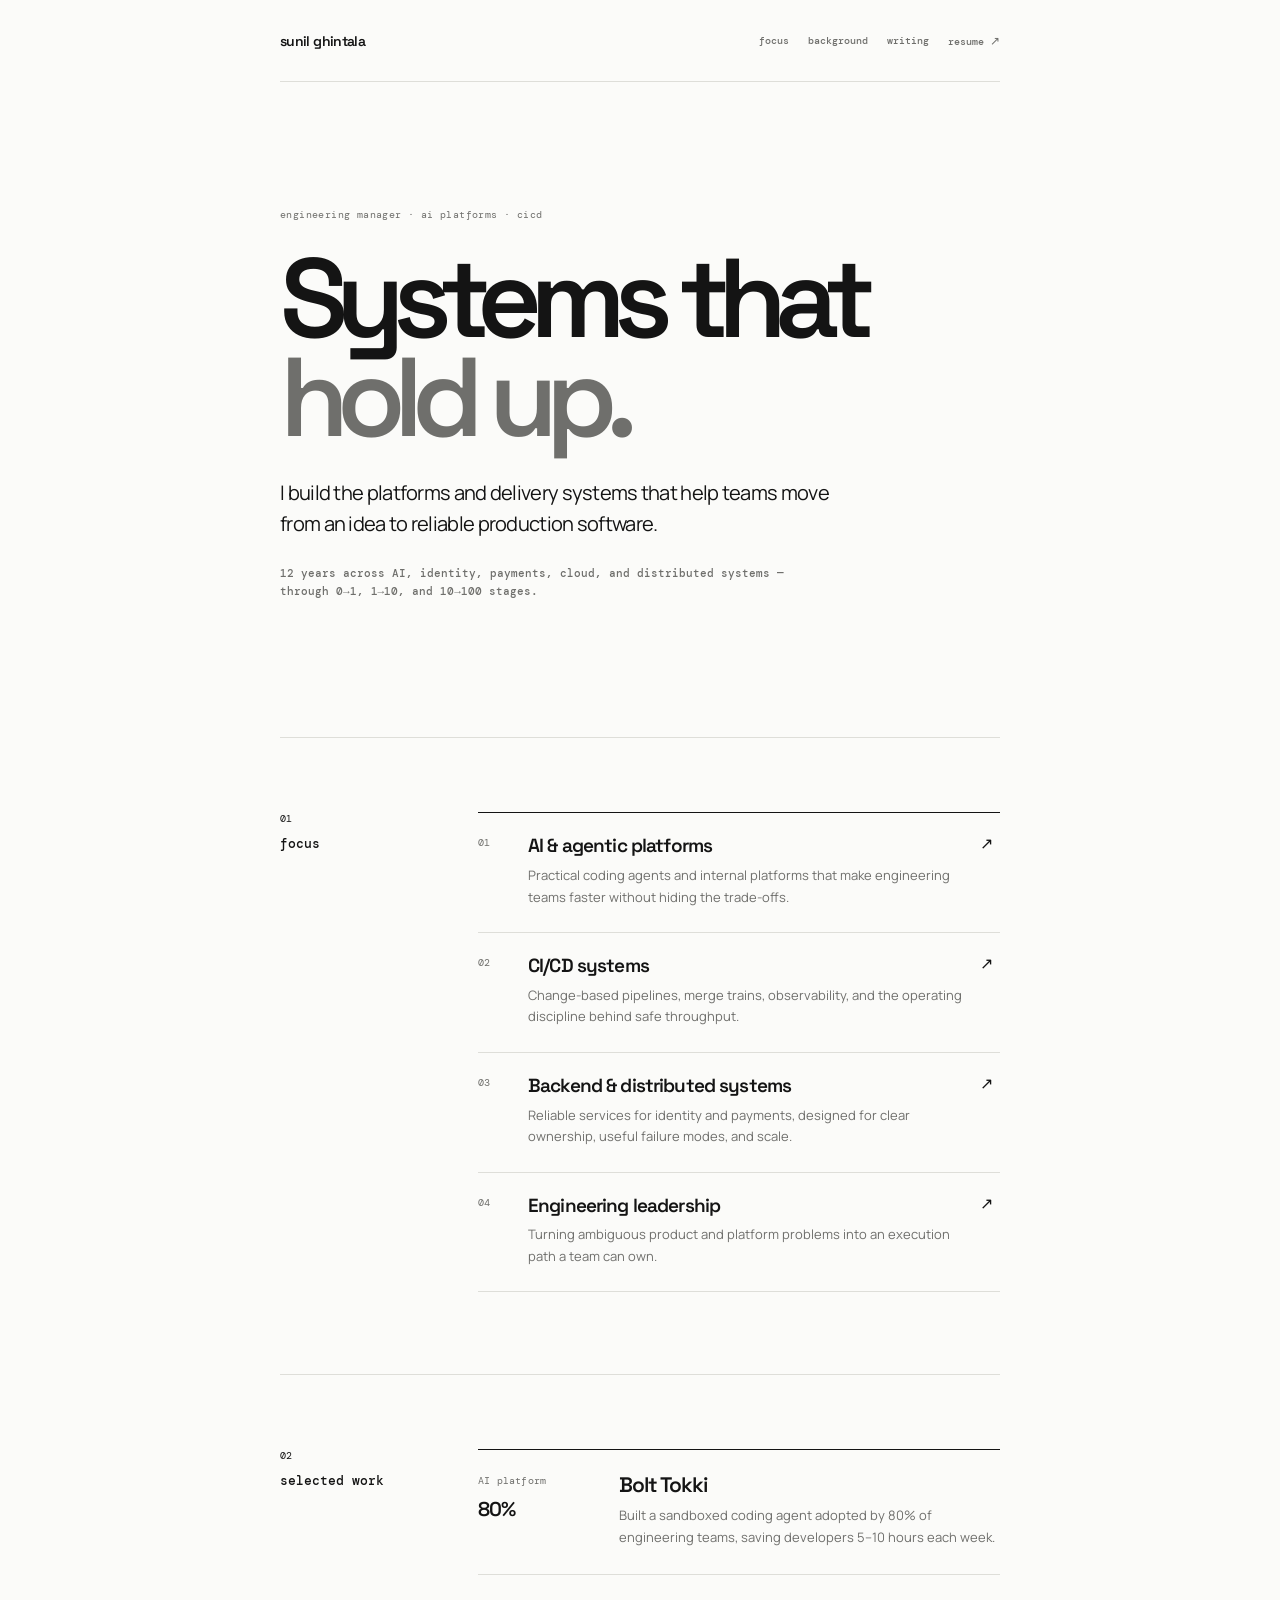
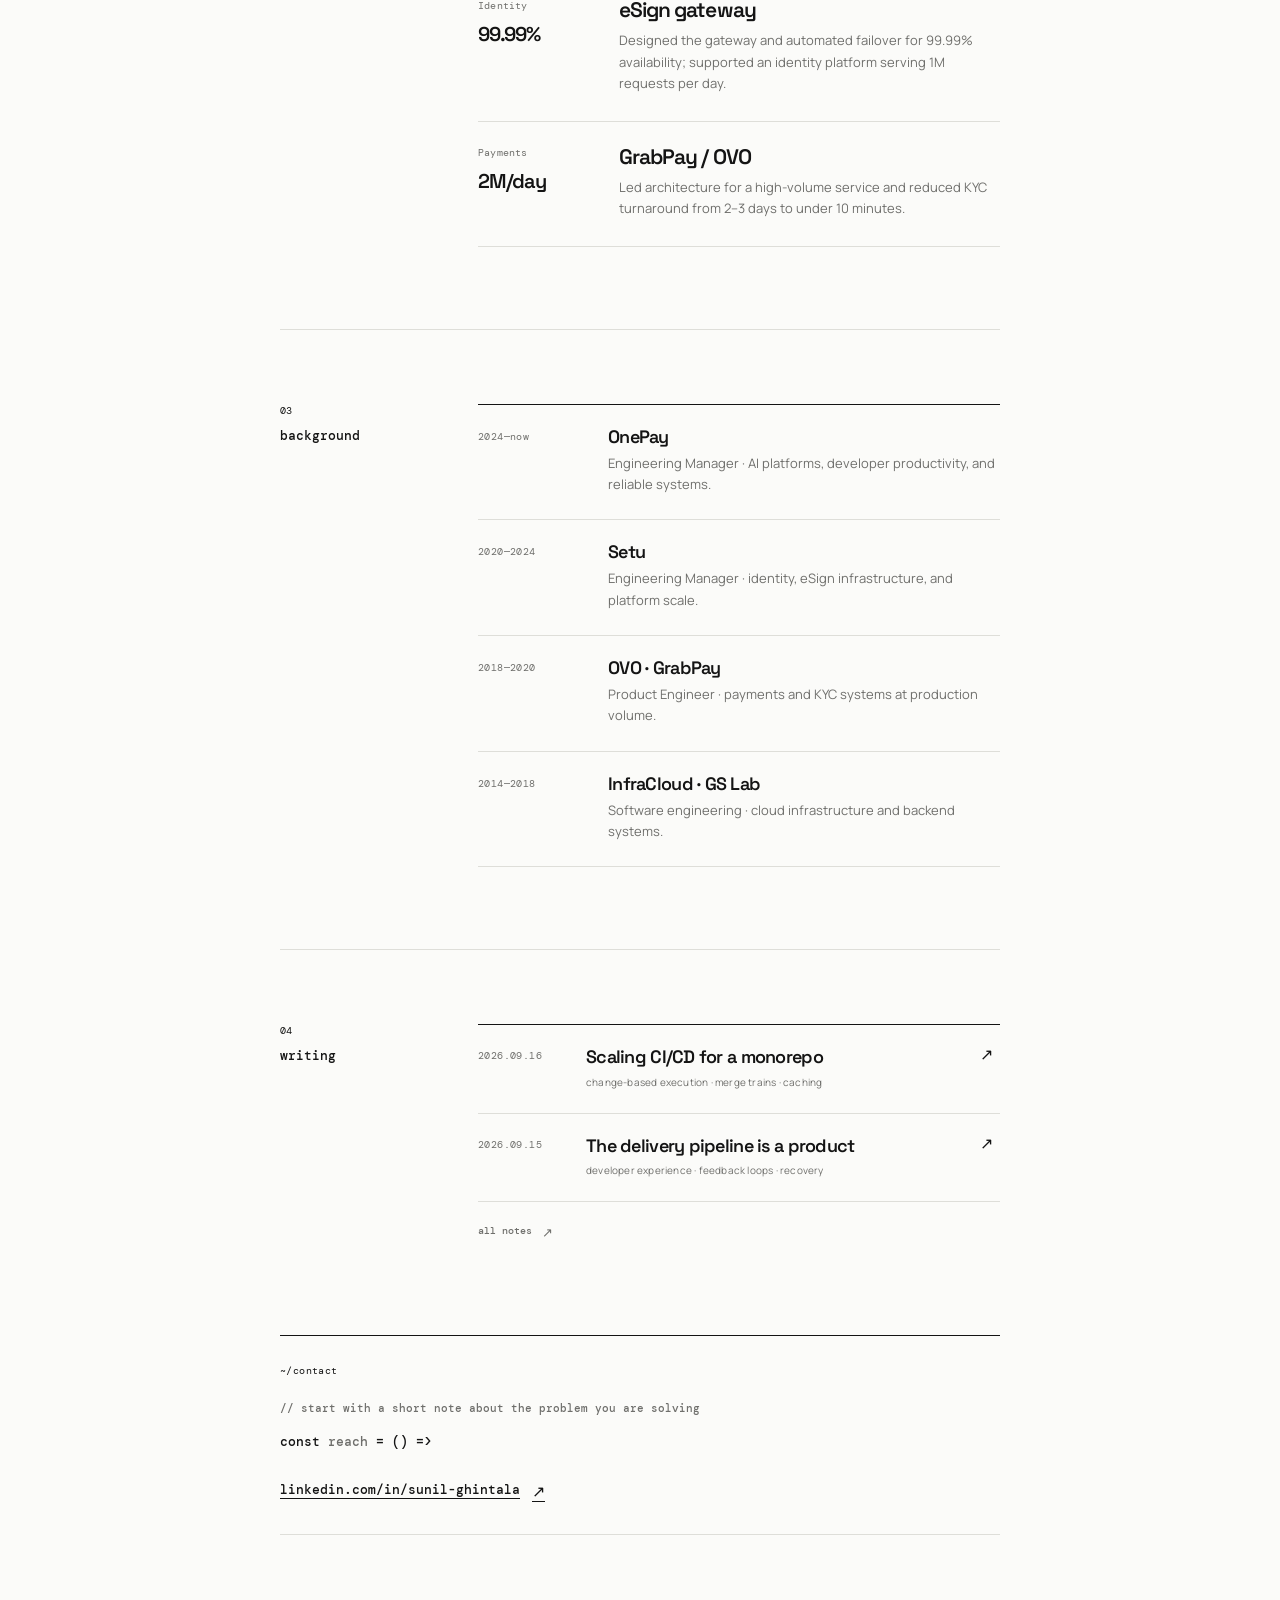
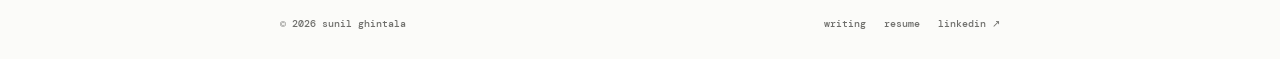
<file: index.html>
<!doctype html>
<html lang="en">
  <head>
    <meta charset="UTF-8" />
    <meta name="viewport" content="width=device-width, initial-scale=1.0" />
    <meta name="description" content="Sunil Ghintala is an Engineering Manager building AI platforms, CI/CD systems, distributed systems, and reliable backend infrastructure." />
    <meta name="robots" content="index, follow" />
    <link rel="canonical" href="https://sghintala.github.io/" />
    <meta property="og:type" content="website" />
    <meta property="og:url" content="https://sghintala.github.io/" />
    <meta property="og:title" content="Sunil Ghintala — Engineering Manager" />
    <meta property="og:description" content="Engineering Manager building AI platforms, CI/CD systems, distributed systems, and reliable backend infrastructure." />
    <meta name="twitter:card" content="summary" />
    <meta name="twitter:title" content="Sunil Ghintala — Engineering Manager" />
    <meta name="twitter:description" content="Engineering Manager building AI platforms, CI/CD systems, distributed systems, and reliable backend infrastructure." />
    <title>Sunil Ghintala — Engineering Manager</title>
    <link rel="preconnect" href="https://fonts.googleapis.com" />
    <link rel="preconnect" href="https://fonts.gstatic.com" crossorigin />
    <link href="https://fonts.googleapis.com/css2?family=DM+Mono:wght@400;500&family=Manrope:wght@400;500;600;700;800&family=Space+Grotesk:wght@500;600;700&display=swap" rel="stylesheet" />
    <link rel="stylesheet" href="styles.css?v=5" />
    <script type="application/ld+json">
      {"@context":"https://schema.org","@type":"Person","name":"Sunil Ghintala","url":"https://sghintala.github.io/","jobTitle":"Engineering Manager","description":"Engineering Manager building AI platforms, CI/CD systems, distributed systems, and reliable backend infrastructure.","knowsAbout":["Agentic AI Platforms","CI/CD","Backend Engineering","Distributed Systems","Cloud Reliability"],"sameAs":["https://www.linkedin.com/in/sunil-ghintala/","https://github.com/sghintala"]}
    </script>
  </head>
  <body>
    <header class="site-header wrap">
      <a class="wordmark" href="#top" aria-label="Sunil Ghintala home">sunil ghintala</a>
      <nav aria-label="Primary navigation">
        <a href="#focus">focus</a>
        <a href="#background">background</a>
        <a href="blog/">writing</a>
        <a href="assets/Sunil_Ghintala_Resume.pdf" target="_blank" rel="noreferrer">resume <span>↗</span></a>
      </nav>
    </header>

    <main id="top" class="wrap">
      <section class="hero">
        <p class="mono eyebrow">engineering manager · ai platforms · cicd</p>
        <h1>Systems that<br /><span>hold up.</span></h1>
        <p class="hero-lede">I build the platforms and delivery systems that help teams move from an idea to reliable production software.</p>
        <p class="hero-note">12 years across AI, identity, payments, cloud, and distributed systems — through 0→1, 1→10, and 10→100 stages.</p>
      </section>

      <section class="section" id="focus">
        <div class="section-heading"><span class="mono section-index">01</span><h2>focus</h2></div>
        <div class="focus-list">
          <a class="focus-row" href="#work"><span class="mono row-index">01</span><div><h3>AI &amp; agentic platforms</h3><p>Practical coding agents and internal platforms that make engineering teams faster without hiding the trade-offs.</p></div><span class="row-arrow">↗</span></a>
          <a class="focus-row" href="#work"><span class="mono row-index">02</span><div><h3>CI/CD systems</h3><p>Change-based pipelines, merge trains, observability, and the operating discipline behind safe throughput.</p></div><span class="row-arrow">↗</span></a>
          <a class="focus-row" href="#work"><span class="mono row-index">03</span><div><h3>Backend &amp; distributed systems</h3><p>Reliable services for identity and payments, designed for clear ownership, useful failure modes, and scale.</p></div><span class="row-arrow">↗</span></a>
          <a class="focus-row" href="#background"><span class="mono row-index">04</span><div><h3>Engineering leadership</h3><p>Turning ambiguous product and platform problems into an execution path a team can own.</p></div><span class="row-arrow">↗</span></a>
        </div>
      </section>

      <section class="section" id="work">
        <div class="section-heading"><span class="mono section-index">02</span><h2>selected work</h2></div>
        <div class="work-list">
          <article class="work-row"><div class="work-meta"><span class="mono">AI platform</span><strong>80%</strong></div><div><h3>Bolt Tokki</h3><p>Built a sandboxed coding agent adopted by 80% of engineering teams, saving developers 5–10 hours each week.</p></div></article>
          <article class="work-row"><div class="work-meta"><span class="mono">Identity</span><strong>99.99%</strong></div><div><h3>eSign gateway</h3><p>Designed the gateway and automated failover for 99.99% availability; supported an identity platform serving 1M requests per day.</p></div></article>
          <article class="work-row"><div class="work-meta"><span class="mono">Payments</span><strong>2M/day</strong></div><div><h3>GrabPay / OVO</h3><p>Led architecture for a high-volume service and reduced KYC turnaround from 2–3 days to under 10 minutes.</p></div></article>
        </div>
      </section>

      <section class="section" id="background">
        <div class="section-heading"><span class="mono section-index">03</span><h2>background</h2></div>
        <div class="background-list">
          <div class="background-row"><span class="mono period">2024—now</span><div><h3>OnePay</h3><p>Engineering Manager · AI platforms, developer productivity, and reliable systems.</p></div></div>
          <div class="background-row"><span class="mono period">2020—2024</span><div><h3>Setu</h3><p>Engineering Manager · identity, eSign infrastructure, and platform scale.</p></div></div>
          <div class="background-row"><span class="mono period">2018—2020</span><div><h3>OVO · GrabPay</h3><p>Product Engineer · payments and KYC systems at production volume.</p></div></div>
          <div class="background-row"><span class="mono period">2014—2018</span><div><h3>InfraCloud · GS Lab</h3><p>Software engineering · cloud infrastructure and backend systems.</p></div></div>
        </div>
      </section>

      <section class="section writing-section" id="writing">
        <div class="section-heading"><span class="mono section-index">04</span><h2>writing</h2></div>
        <div class="writing-list">
          <a class="writing-row" href="blog/scaling-cicd-for-a-monorepo.html"><span class="mono writing-date">2026.09.16</span><span><strong>Scaling CI/CD for a monorepo</strong><small>change-based execution · merge trains · caching</small></span><span class="row-arrow">↗</span></a>
          <a class="writing-row" href="blog/delivery-pipeline-is-a-product.html"><span class="mono writing-date">2026.09.15</span><span><strong>The delivery pipeline is a product</strong><small>developer experience · feedback loops · recovery</small></span><span class="row-arrow">↗</span></a>
          <a class="writing-more" href="blog/">all notes <span>↗</span></a>
        </div>
      </section>

      <section class="contact-section" id="contact">
        <p class="mono contact-path">~/contact</p>
        <p class="contact-comment">// start with a short note about the problem you are solving</p>
        <p class="contact-code">const <span>reach</span> = () =&gt;</p>
        <a class="contact-link" href="https://www.linkedin.com/in/sunil-ghintala/" target="_blank" rel="noreferrer">linkedin.com/in/sunil-ghintala <span>↗</span></a>
      </section>
    </main>

    <footer class="site-footer wrap"><span>© <span id="year"></span> Sunil Ghintala</span><span class="footer-links"><a href="blog/">writing</a><a href="assets/Sunil_Ghintala_Resume.pdf" target="_blank" rel="noreferrer">resume</a><a href="https://www.linkedin.com/in/sunil-ghintala/" target="_blank" rel="noreferrer">linkedin ↗</a></span></footer>
    <script>document.getElementById('year').textContent = new Date().getFullYear();</script>
  </body>
</html>
</file>
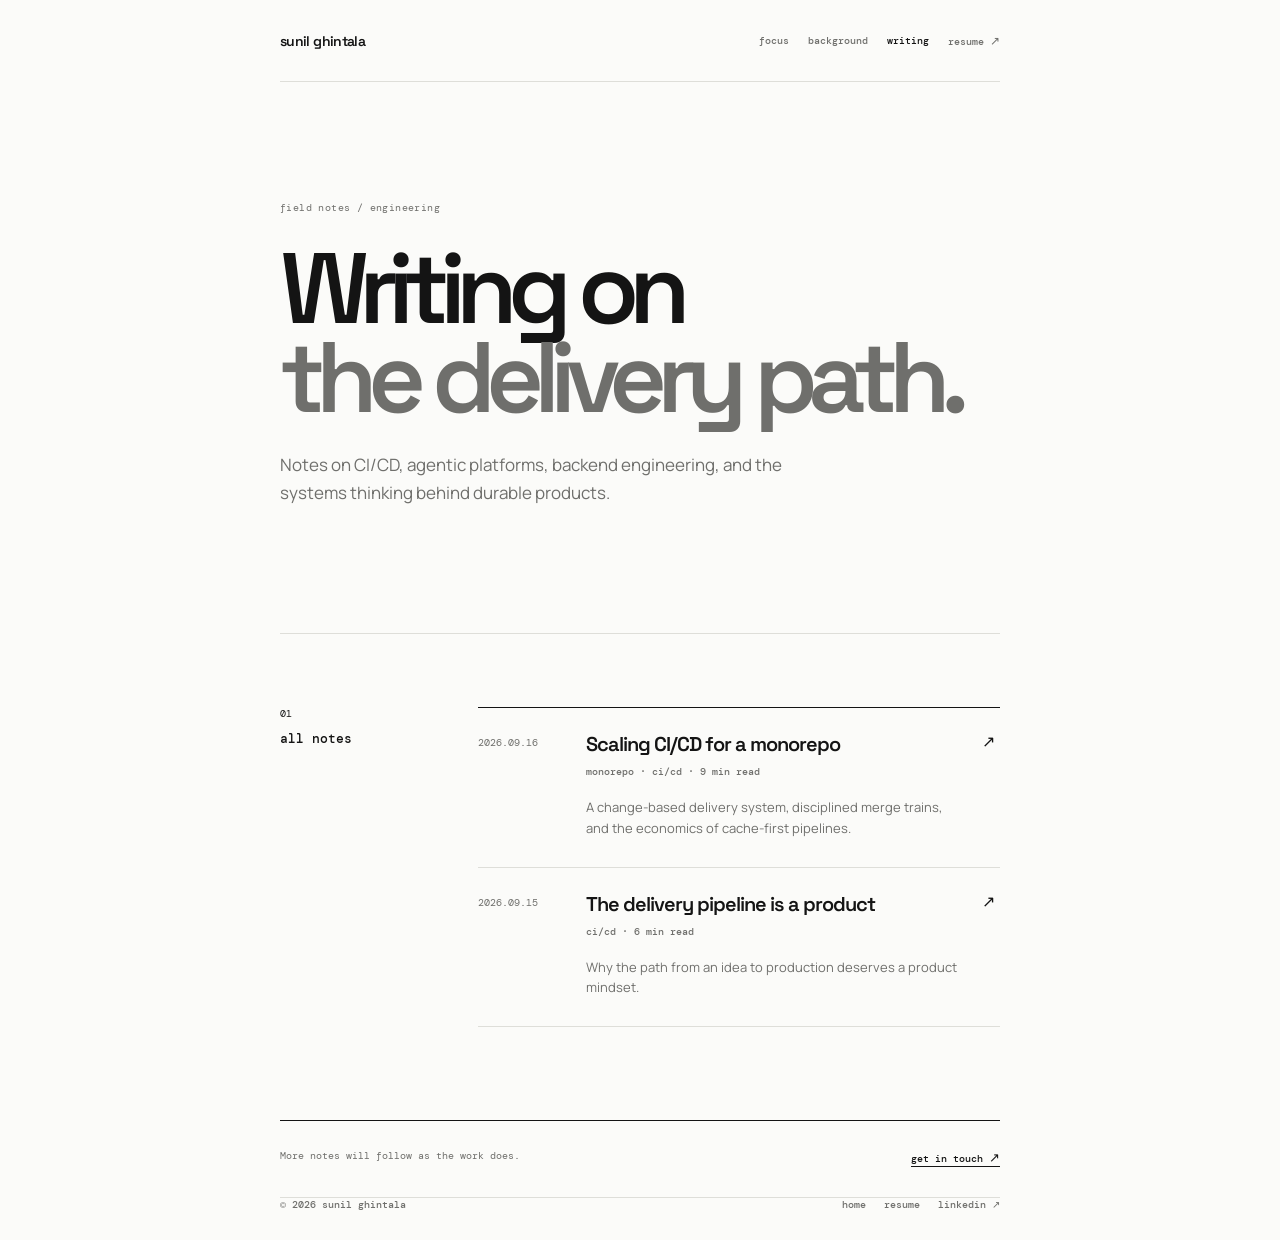
<file: blog/index.html>
<!doctype html>
<html lang="en">
  <head>
    <meta charset="UTF-8" />
    <meta name="viewport" content="width=device-width, initial-scale=1.0" />
    <meta name="description" content="Sunil Ghintala's field notes on CI/CD, agentic platforms, backend engineering, and building systems that scale." />
    <meta name="robots" content="index, follow" />
    <link rel="canonical" href="https://sghintala.github.io/blog/" />
    <meta property="og:type" content="website" />
    <meta property="og:url" content="https://sghintala.github.io/blog/" />
    <meta property="og:title" content="Writing — Sunil Ghintala" />
    <meta property="og:description" content="Field notes on CI/CD, agentic platforms, backend engineering, and building systems that scale." />
    <title>Writing — Sunil Ghintala</title>
    <link rel="preconnect" href="https://fonts.googleapis.com" />
    <link rel="preconnect" href="https://fonts.gstatic.com" crossorigin />
    <link href="https://fonts.googleapis.com/css2?family=DM+Mono:wght@400;500&family=Manrope:wght@400;500;600;700;800&family=Space+Grotesk:wght@500;600;700&display=swap" rel="stylesheet" />
    <link rel="stylesheet" href="../styles.css?v=5" />
    <link rel="stylesheet" href="blog.css?v=5" />
  </head>
  <body class="blog-page">
    <header class="site-header wrap">
      <a class="wordmark" href="../" aria-label="Sunil Ghintala home">sunil ghintala</a>
      <nav aria-label="Primary navigation">
        <a href="../#focus">focus</a>
        <a href="../#background">background</a>
        <a class="active" href="./">writing</a>
        <a href="../assets/Sunil_Ghintala_Resume.pdf" target="_blank" rel="noreferrer">resume <span>↗</span></a>
      </nav>
    </header>

    <main class="wrap">
      <section class="writing-hero">
        <p class="mono eyebrow">field notes / engineering</p>
        <h1>Writing on<br /><span>the delivery path.</span></h1>
        <p>Notes on CI/CD, agentic platforms, backend engineering, and the systems thinking behind durable products.</p>
      </section>

      <section class="notes-section" aria-labelledby="notes-heading">
        <div class="notes-heading"><span class="mono section-index">01</span><h2 id="notes-heading">all notes</h2></div>
        <div class="notes-list">
          <a class="note-row" href="scaling-cicd-for-a-monorepo.html"><span class="mono note-date">2026.09.16</span><span class="note-main"><strong>Scaling CI/CD for a monorepo</strong><small>monorepo · ci/cd · 9 min read</small><em>A change-based delivery system, disciplined merge trains, and the economics of cache-first pipelines.</em></span><span class="row-arrow">↗</span></a>
          <a class="note-row" href="delivery-pipeline-is-a-product.html"><span class="mono note-date">2026.09.15</span><span class="note-main"><strong>The delivery pipeline is a product</strong><small>ci/cd · 6 min read</small><em>Why the path from an idea to production deserves a product mindset.</em></span><span class="row-arrow">↗</span></a>
        </div>
      </section>

      <section class="notes-contact">
        <p class="mono">More notes will follow as the work does.</p>
        <a href="../#contact">get in touch <span>↗</span></a>
      </section>
    </main>

    <footer class="site-footer wrap"><span>© <span id="year"></span> Sunil Ghintala</span><span class="footer-links"><a href="../">home</a><a href="../assets/Sunil_Ghintala_Resume.pdf" target="_blank" rel="noreferrer">resume</a><a href="https://www.linkedin.com/in/sunil-ghintala/" target="_blank" rel="noreferrer">linkedin ↗</a></span></footer>
    <script>document.getElementById('year').textContent = new Date().getFullYear();</script>
  </body>
</html>
</file>
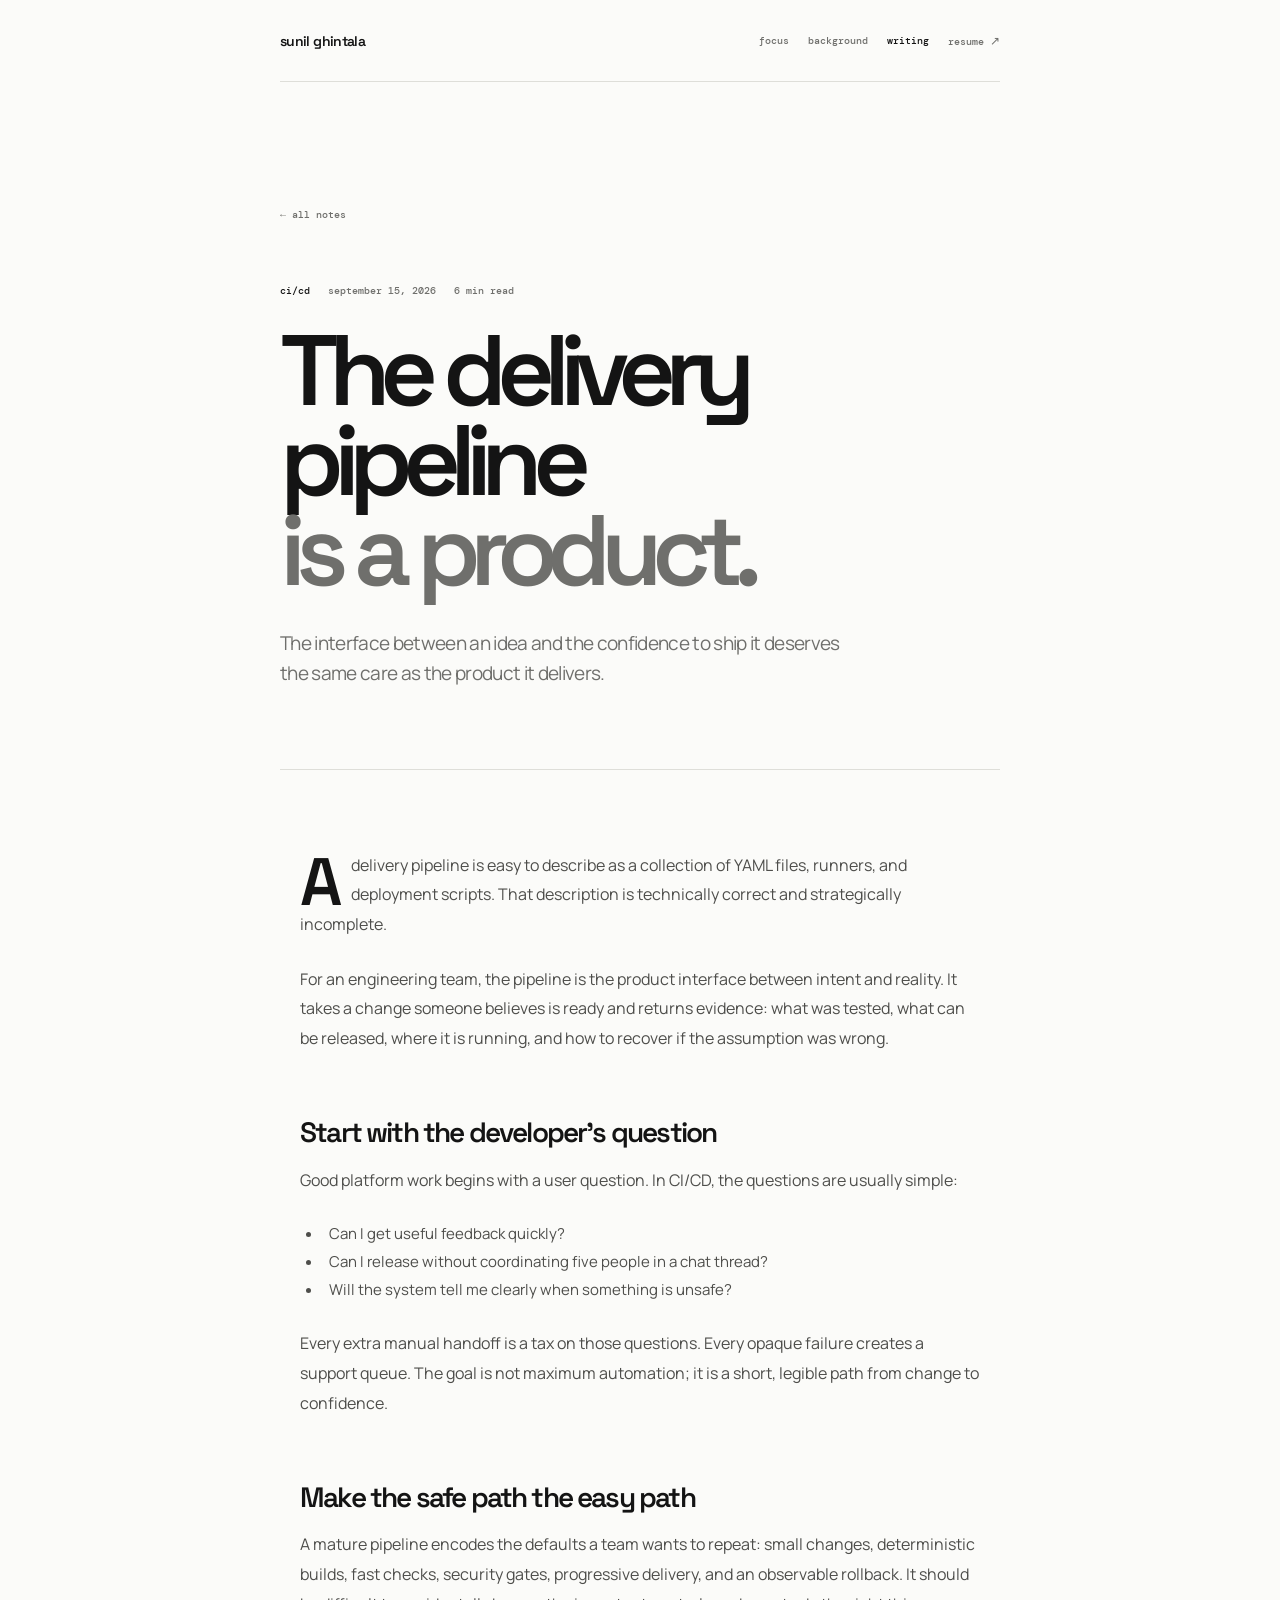
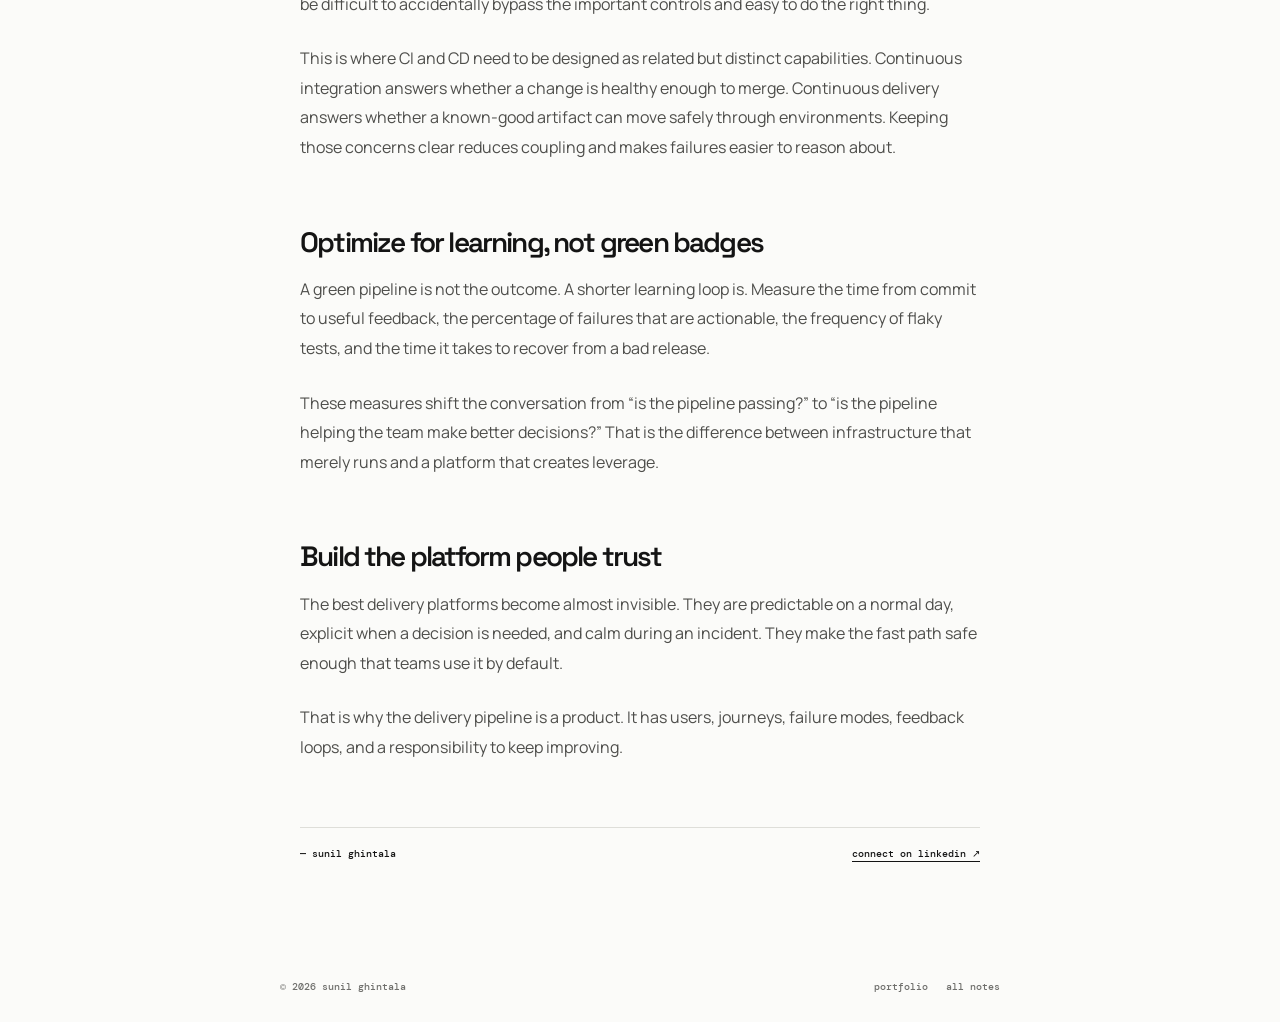
<file: blog/delivery-pipeline-is-a-product.html>
<!doctype html>
<html lang="en">
  <head>
    <meta charset="UTF-8" />
    <meta name="viewport" content="width=device-width, initial-scale=1.0" />
    <meta name="description" content="A CI/CD pipeline is the product interface between an idea and the confidence to ship it. A field note by Sunil Ghintala." />
    <meta name="robots" content="index, follow" />
    <link rel="canonical" href="https://sghintala.github.io/blog/delivery-pipeline-is-a-product.html" />
    <meta property="og:type" content="article" />
    <meta property="og:url" content="https://sghintala.github.io/blog/delivery-pipeline-is-a-product.html" />
    <meta property="og:title" content="The delivery pipeline is a product — Sunil Ghintala" />
    <meta property="og:description" content="A CI/CD pipeline is the product interface between an idea and the confidence to ship it." />
    <title>The delivery pipeline is a product — Sunil Ghintala</title>
    <link rel="preconnect" href="https://fonts.googleapis.com" />
    <link rel="preconnect" href="https://fonts.gstatic.com" crossorigin />
    <link href="https://fonts.googleapis.com/css2?family=DM+Mono:wght@400;500&family=Manrope:wght@400;500;600;700;800&family=Space+Grotesk:wght@500;600;700&display=swap" rel="stylesheet" />
    <link rel="stylesheet" href="../styles.css?v=5" />
    <link rel="stylesheet" href="blog.css?v=5" />
    <script type="application/ld+json">
      {"@context":"https://schema.org","@type":"Article","headline":"The delivery pipeline is a product","description":"A CI/CD pipeline is the product interface between an idea and the confidence to ship it.","author":{"@type":"Person","name":"Sunil Ghintala","url":"https://sghintala.github.io/"},"datePublished":"2026-09-15","mainEntityOfPage":"https://sghintala.github.io/blog/delivery-pipeline-is-a-product.html"}
    </script>
  </head>
  <body class="blog-page article-page">
    <header class="site-header wrap"><a class="wordmark" href="../" aria-label="Sunil Ghintala home">sunil ghintala</a><nav aria-label="Primary navigation"><a href="../#focus">focus</a><a href="../#background">background</a><a class="active" href="./">writing</a><a href="../assets/Sunil_Ghintala_Resume.pdf" target="_blank" rel="noreferrer">resume <span>↗</span></a></nav></header>
    <main><article class="article-shell"><header class="article-header wrap"><a class="back-link" href="./">← All notes</a><div class="article-meta"><span>CI/CD</span><time datetime="2026-09-15">September 15, 2026</time><span>6 min read</span></div><h1>The delivery pipeline<br /><mark>is a product.</mark></h1><p class="article-dek">The interface between an idea and the confidence to ship it deserves the same care as the product it delivers.</p></header><div class="article-body wrap"><p class="dropcap">A delivery pipeline is easy to describe as a collection of YAML files, runners, and deployment scripts. That description is technically correct and strategically incomplete.</p><p>For an engineering team, the pipeline is the product interface between intent and reality. It takes a change someone believes is ready and returns evidence: what was tested, what can be released, where it is running, and how to recover if the assumption was wrong.</p><h2>Start with the developer’s question</h2><p>Good platform work begins with a user question. In CI/CD, the questions are usually simple:</p><ul><li>Can I get useful feedback quickly?</li><li>Can I release without coordinating five people in a chat thread?</li><li>Will the system tell me clearly when something is unsafe?</li></ul><p>Every extra manual handoff is a tax on those questions. Every opaque failure creates a support queue. The goal is not maximum automation; it is a short, legible path from change to confidence.</p><h2>Make the safe path the easy path</h2><p>A mature pipeline encodes the defaults a team wants to repeat: small changes, deterministic builds, fast checks, security gates, progressive delivery, and an observable rollback. It should be difficult to accidentally bypass the important controls and easy to do the right thing.</p><p>This is where CI and CD need to be designed as related but distinct capabilities. Continuous integration answers whether a change is healthy enough to merge. Continuous delivery answers whether a known-good artifact can move safely through environments. Keeping those concerns clear reduces coupling and makes failures easier to reason about.</p><h2>Optimize for learning, not green badges</h2><p>A green pipeline is not the outcome. A shorter learning loop is. Measure the time from commit to useful feedback, the percentage of failures that are actionable, the frequency of flaky tests, and the time it takes to recover from a bad release.</p><p>These measures shift the conversation from “is the pipeline passing?” to “is the pipeline helping the team make better decisions?” That is the difference between infrastructure that merely runs and a platform that creates leverage.</p><h2>Build the platform people trust</h2><p>The best delivery platforms become almost invisible. They are predictable on a normal day, explicit when a decision is needed, and calm during an incident. They make the fast path safe enough that teams use it by default.</p><p>That is why the delivery pipeline is a product. It has users, journeys, failure modes, feedback loops, and a responsibility to keep improving.</p><div class="article-signoff"><span>— Sunil Ghintala</span><a href="https://www.linkedin.com/in/sunil-ghintala/" target="_blank" rel="noreferrer">Connect on LinkedIn ↗</a></div></div></article></main>
    <footer class="site-footer wrap"><span>© <span id="year"></span> Sunil Ghintala</span><span class="footer-links"><a href="../">Portfolio</a><a href="./">All notes</a></span></footer>
    <script>document.getElementById('year').textContent = new Date().getFullYear();</script>
  </body>
</html>
</file>
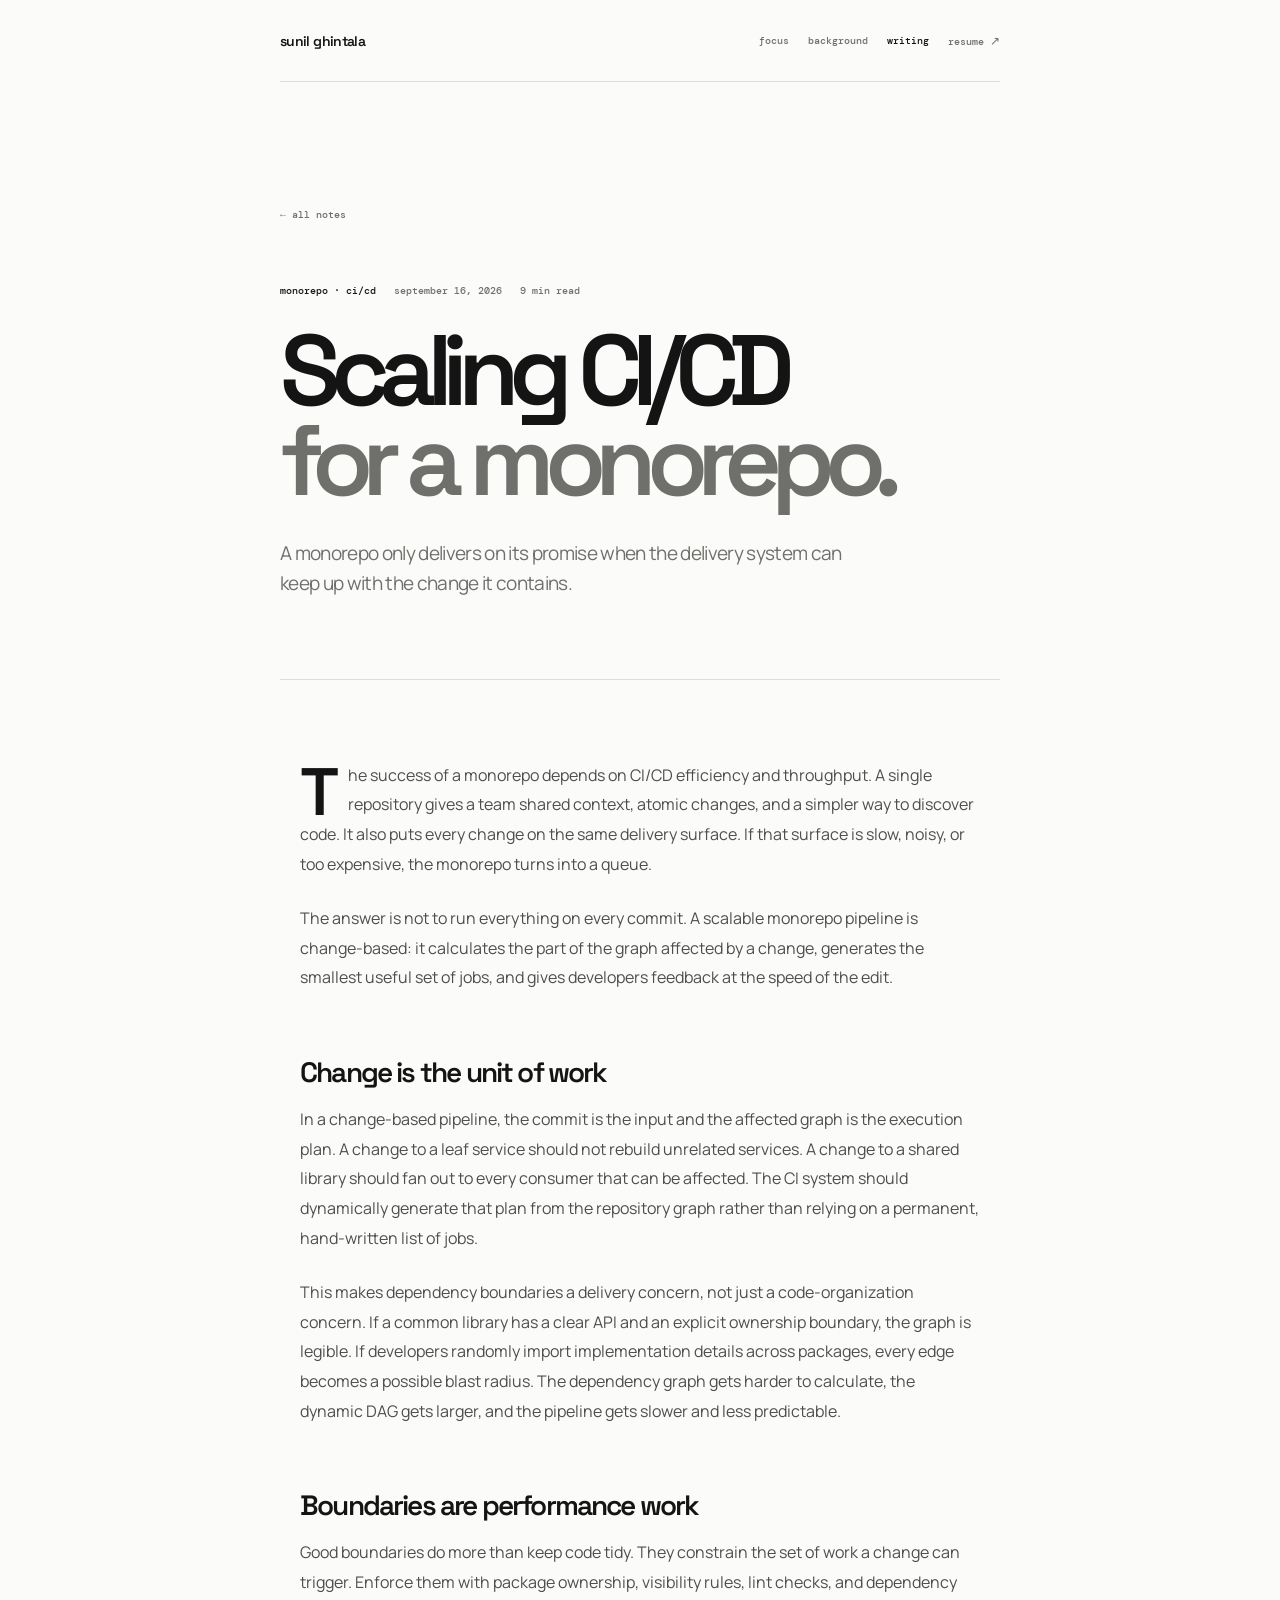
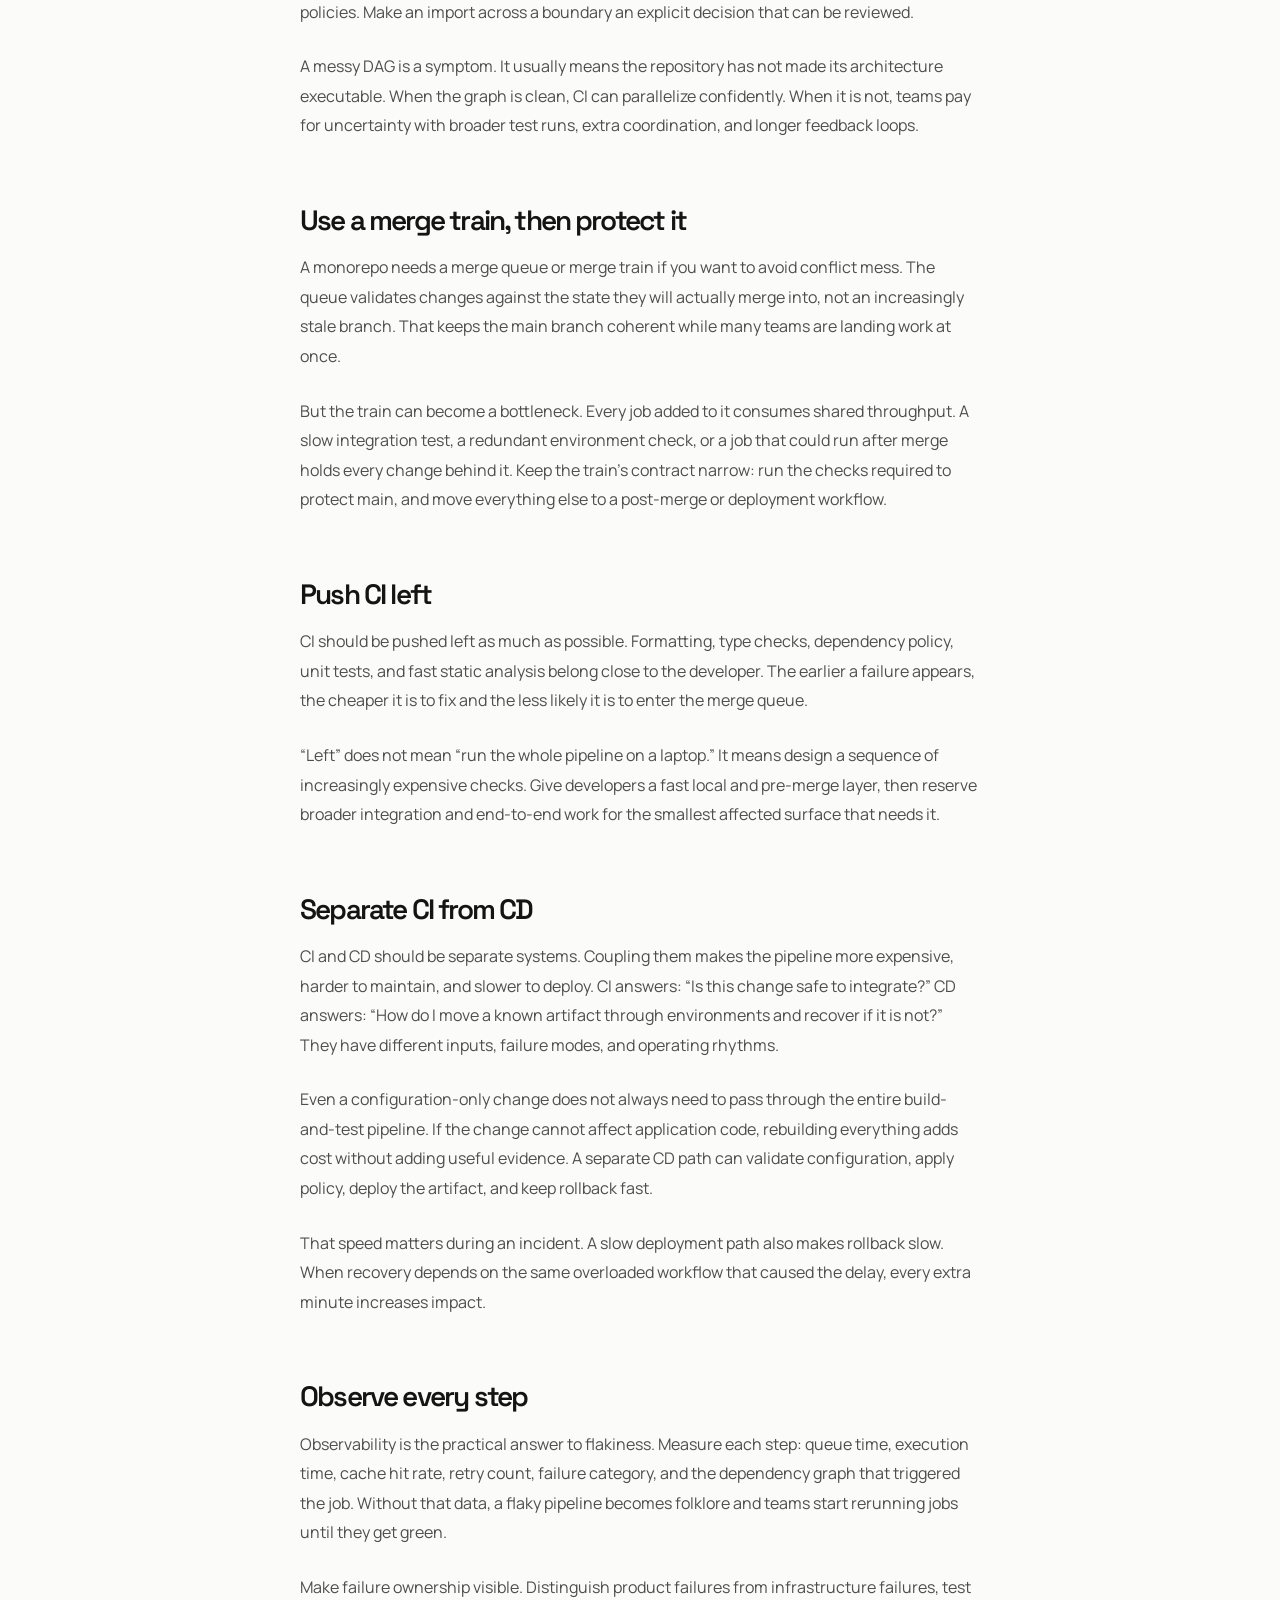
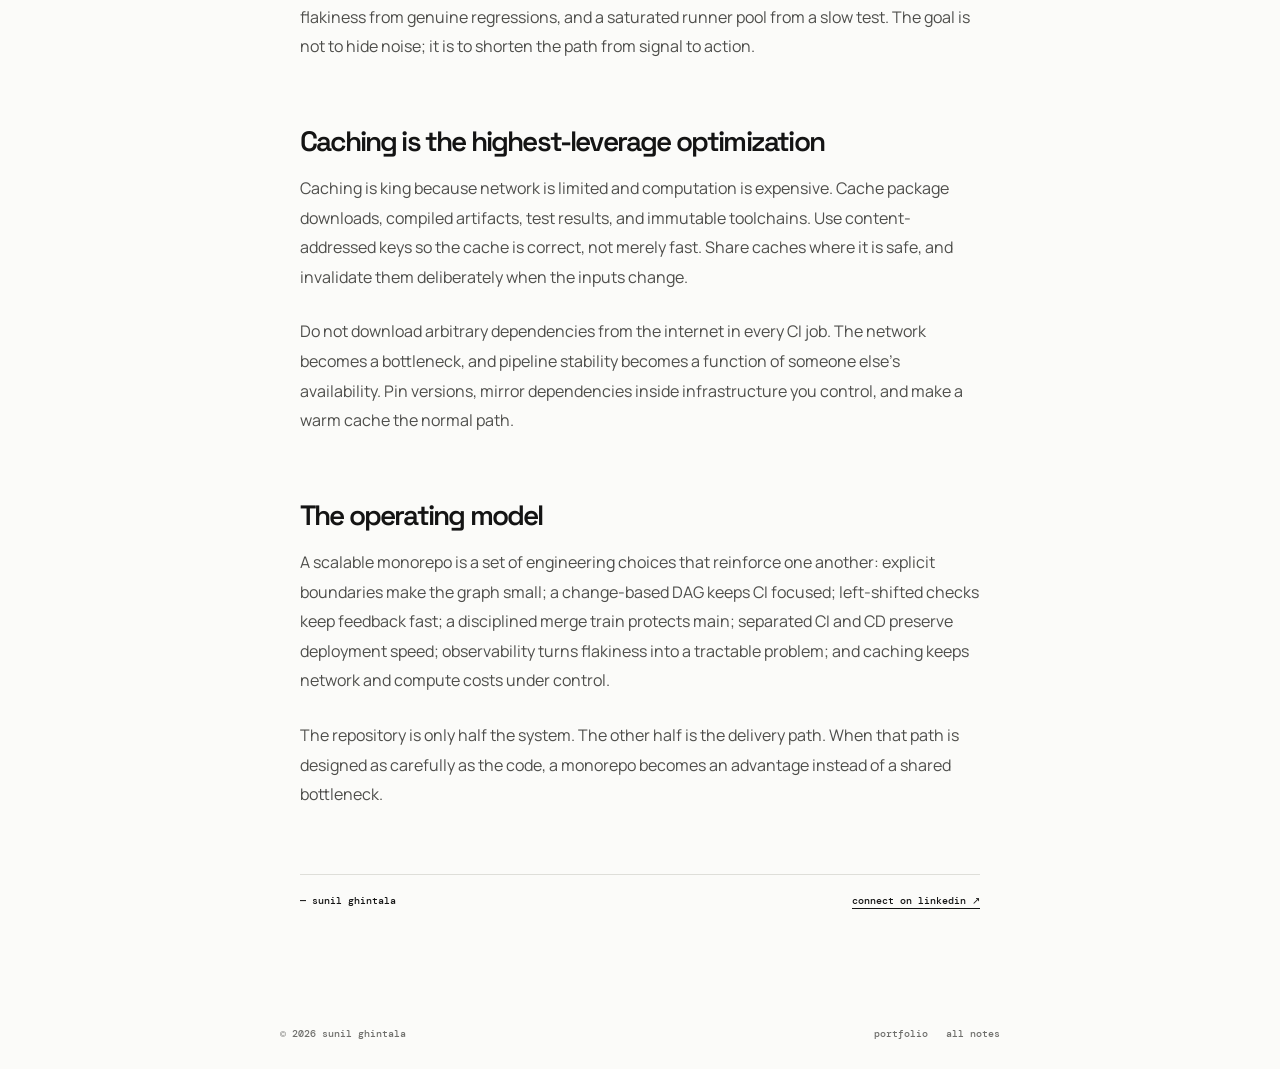
<file: blog/scaling-cicd-for-a-monorepo.html>
<!doctype html>
<html lang="en">
  <head>
    <meta charset="UTF-8" />
    <meta name="viewport" content="width=device-width, initial-scale=1.0" />
    <meta name="description" content="Scaling CI/CD in a monorepo means change-based execution, clean dependency boundaries, a disciplined merge train, fast feedback, observability, and aggressive caching." />
    <meta name="robots" content="index, follow" />
    <link rel="canonical" href="https://sghintala.github.io/blog/scaling-cicd-for-a-monorepo.html" />
    <meta property="og:type" content="article" />
    <meta property="og:url" content="https://sghintala.github.io/blog/scaling-cicd-for-a-monorepo.html" />
    <meta property="og:title" content="Scaling CI/CD for a monorepo — Sunil Ghintala" />
    <meta property="og:description" content="Change-based execution, clean dependency boundaries, merge trains, fast feedback, observability, and caching." />
    <title>Scaling CI/CD for a monorepo — Sunil Ghintala</title>
    <link rel="preconnect" href="https://fonts.googleapis.com" />
    <link rel="preconnect" href="https://fonts.gstatic.com" crossorigin />
    <link href="https://fonts.googleapis.com/css2?family=DM+Mono:wght@400;500&family=Manrope:wght@400;500;600;700;800&family=Space+Grotesk:wght@500;600;700&display=swap" rel="stylesheet" />
    <link rel="stylesheet" href="../styles.css?v=5" />
    <link rel="stylesheet" href="blog.css?v=5" />
    <script type="application/ld+json">
      {"@context":"https://schema.org","@type":"Article","headline":"Scaling CI/CD for a monorepo","description":"Scaling CI/CD in a monorepo means change-based execution, clean dependency boundaries, a disciplined merge train, fast feedback, observability, and aggressive caching.","author":{"@type":"Person","name":"Sunil Ghintala","url":"https://sghintala.github.io/"},"datePublished":"2026-09-16","mainEntityOfPage":"https://sghintala.github.io/blog/scaling-cicd-for-a-monorepo.html"}
    </script>
  </head>
  <body class="blog-page article-page">
    <header class="site-header wrap"><a class="wordmark" href="../" aria-label="Sunil Ghintala home">sunil ghintala</a><nav aria-label="Primary navigation"><a href="../#focus">focus</a><a href="../#background">background</a><a class="active" href="./">writing</a><a href="../assets/Sunil_Ghintala_Resume.pdf" target="_blank" rel="noreferrer">resume <span>↗</span></a></nav></header>
    <main><article class="article-shell"><header class="article-header wrap"><a class="back-link" href="./">← All notes</a><div class="article-meta"><span>Monorepo · CI/CD</span><time datetime="2026-09-16">September 16, 2026</time><span>9 min read</span></div><h1>Scaling CI/CD<br /><mark>for a monorepo.</mark></h1><p class="article-dek">A monorepo only delivers on its promise when the delivery system can keep up with the change it contains.</p></header><div class="article-body wrap"><p class="dropcap">The success of a monorepo depends on CI/CD efficiency and throughput. A single repository gives a team shared context, atomic changes, and a simpler way to discover code. It also puts every change on the same delivery surface. If that surface is slow, noisy, or too expensive, the monorepo turns into a queue.</p><p>The answer is not to run everything on every commit. A scalable monorepo pipeline is change-based: it calculates the part of the graph affected by a change, generates the smallest useful set of jobs, and gives developers feedback at the speed of the edit.</p><h2>Change is the unit of work</h2><p>In a change-based pipeline, the commit is the input and the affected graph is the execution plan. A change to a leaf service should not rebuild unrelated services. A change to a shared library should fan out to every consumer that can be affected. The CI system should dynamically generate that plan from the repository graph rather than relying on a permanent, hand-written list of jobs.</p><p>This makes dependency boundaries a delivery concern, not just a code-organization concern. If a common library has a clear API and an explicit ownership boundary, the graph is legible. If developers randomly import implementation details across packages, every edge becomes a possible blast radius. The dependency graph gets harder to calculate, the dynamic DAG gets larger, and the pipeline gets slower and less predictable.</p><h2>Boundaries are performance work</h2><p>Good boundaries do more than keep code tidy. They constrain the set of work a change can trigger. Enforce them with package ownership, visibility rules, lint checks, and dependency policies. Make an import across a boundary an explicit decision that can be reviewed.</p><p>A messy DAG is a symptom. It usually means the repository has not made its architecture executable. When the graph is clean, CI can parallelize confidently. When it is not, teams pay for uncertainty with broader test runs, extra coordination, and longer feedback loops.</p><h2>Use a merge train, then protect it</h2><p>A monorepo needs a merge queue or merge train if you want to avoid conflict mess. The queue validates changes against the state they will actually merge into, not an increasingly stale branch. That keeps the main branch coherent while many teams are landing work at once.</p><p>But the train can become a bottleneck. Every job added to it consumes shared throughput. A slow integration test, a redundant environment check, or a job that could run after merge holds every change behind it. Keep the train’s contract narrow: run the checks required to protect main, and move everything else to a post-merge or deployment workflow.</p><h2>Push CI left</h2><p>CI should be pushed left as much as possible. Formatting, type checks, dependency policy, unit tests, and fast static analysis belong close to the developer. The earlier a failure appears, the cheaper it is to fix and the less likely it is to enter the merge queue.</p><p>“Left” does not mean “run the whole pipeline on a laptop.” It means design a sequence of increasingly expensive checks. Give developers a fast local and pre-merge layer, then reserve broader integration and end-to-end work for the smallest affected surface that needs it.</p><h2>Separate CI from CD</h2><p>CI and CD should be separate systems. Coupling them makes the pipeline more expensive, harder to maintain, and slower to deploy. CI answers: “Is this change safe to integrate?” CD answers: “How do I move a known artifact through environments and recover if it is not?” They have different inputs, failure modes, and operating rhythms.</p><p>Even a configuration-only change does not always need to pass through the entire build-and-test pipeline. If the change cannot affect application code, rebuilding everything adds cost without adding useful evidence. A separate CD path can validate configuration, apply policy, deploy the artifact, and keep rollback fast.</p><p>That speed matters during an incident. A slow deployment path also makes rollback slow. When recovery depends on the same overloaded workflow that caused the delay, every extra minute increases impact.</p><h2>Observe every step</h2><p>Observability is the practical answer to flakiness. Measure each step: queue time, execution time, cache hit rate, retry count, failure category, and the dependency graph that triggered the job. Without that data, a flaky pipeline becomes folklore and teams start rerunning jobs until they get green.</p><p>Make failure ownership visible. Distinguish product failures from infrastructure failures, test flakiness from genuine regressions, and a saturated runner pool from a slow test. The goal is not to hide noise; it is to shorten the path from signal to action.</p><h2>Caching is the highest-leverage optimization</h2><p>Caching is king because network is limited and computation is expensive. Cache package downloads, compiled artifacts, test results, and immutable toolchains. Use content-addressed keys so the cache is correct, not merely fast. Share caches where it is safe, and invalidate them deliberately when the inputs change.</p><p>Do not download arbitrary dependencies from the internet in every CI job. The network becomes a bottleneck, and pipeline stability becomes a function of someone else’s availability. Pin versions, mirror dependencies inside infrastructure you control, and make a warm cache the normal path.</p><h2>The operating model</h2><p>A scalable monorepo is a set of engineering choices that reinforce one another: explicit boundaries make the graph small; a change-based DAG keeps CI focused; left-shifted checks keep feedback fast; a disciplined merge train protects main; separated CI and CD preserve deployment speed; observability turns flakiness into a tractable problem; and caching keeps network and compute costs under control.</p><p>The repository is only half the system. The other half is the delivery path. When that path is designed as carefully as the code, a monorepo becomes an advantage instead of a shared bottleneck.</p><div class="article-signoff"><span>— Sunil Ghintala</span><a href="https://www.linkedin.com/in/sunil-ghintala/" target="_blank" rel="noreferrer">Connect on LinkedIn ↗</a></div></div></article></main>
    <footer class="site-footer wrap"><span>© <span id="year"></span> Sunil Ghintala</span><span class="footer-links"><a href="../">Portfolio</a><a href="./">All notes</a></span></footer>
    <script>document.getElementById('year').textContent = new Date().getFullYear();</script>
  </body>
</html>
</file>
<file: styles.css>
:root {
  --ink: #141414;
  --muted: #6f6f6c;
  --faint: #9d9d99;
  --line: #deded9;
  --paper: #fbfbf9;
  --measure: 720px;
}

* { box-sizing: border-box; }
html { scroll-behavior: smooth; }
body { margin: 0; background: var(--paper); color: var(--ink); font-family: Manrope, Arial, sans-serif; }
a { color: inherit; text-decoration: none; }
.wrap { width: min(var(--measure), calc(100% - 48px)); margin-inline: auto; }
.mono { font-family: "DM Mono", monospace; }

.site-header { min-height: 82px; display: flex; align-items: center; justify-content: space-between; gap: 25px; border-bottom: 1px solid var(--line); }
.wordmark { font: 600 14px/1 "Space Grotesk", sans-serif; letter-spacing: -.045em; }
nav { display: flex; align-items: center; gap: 19px; color: var(--muted); font: 500 10px/1 "DM Mono", monospace; text-transform: lowercase; }
nav a { transition: color .18s; }
nav a:hover, nav a:focus-visible { color: var(--ink); }
nav span { font-size: 12px; }

.hero { padding: 126px 0 137px; }
.eyebrow, .section-index, .period, .writing-date, .contact-path { color: var(--muted); font-size: 10px; letter-spacing: .04em; text-transform: lowercase; }
.eyebrow { margin: 0; }
.hero h1 { max-width: 650px; margin: 29px 0 30px; font: 600 clamp(67px, 12vw, 112px)/.88 "Space Grotesk", sans-serif; letter-spacing: -.105em; }
.hero h1 span { color: var(--muted); }
.hero-lede { max-width: 570px; margin: 0; font-size: 20px; line-height: 1.55; letter-spacing: -.035em; }
.hero-note { max-width: 540px; margin: 25px 0 0; color: var(--muted); font: 500 11px/1.65 "DM Mono", monospace; }

.section { display: grid; grid-template-columns: 155px 1fr; gap: 43px; padding: 74px 0 82px; border-top: 1px solid var(--line); }
.section-heading { display: flex; flex-direction: column; gap: 12px; }
.section-heading h2 { margin: 0; font: 500 13px/1.1 "DM Mono", monospace; text-transform: lowercase; }
.section-index { color: var(--ink); }
.focus-list, .work-list, .background-list, .writing-list { border-top: 1px solid var(--ink); }
.focus-row, .work-row, .background-row, .writing-row { border-bottom: 1px solid var(--line); }
.focus-row { display: grid; grid-template-columns: 34px 1fr 20px; gap: 16px; padding: 22px 0 24px; transition: padding .18s; }
.focus-row:hover { padding-left: 8px; padding-right: 8px; }
.row-index, .work-meta span, .writing-row small { color: var(--muted); font-size: 10px; line-height: 1.5; letter-spacing: .02em; }
.focus-row h3, .work-row h3 { margin: 0 0 8px; font: 600 19px/1.15 "Space Grotesk", sans-serif; letter-spacing: -.045em; }
.focus-row p, .work-row p, .background-row p { max-width: 470px; margin: 0; color: var(--muted); font-size: 13px; line-height: 1.65; }
.row-arrow { align-self: start; font-size: 16px; line-height: 1; }

.work-row { display: grid; grid-template-columns: 117px 1fr; gap: 24px; padding: 23px 0 26px; }
.work-meta { display: flex; flex-direction: column; gap: 11px; }
.work-meta strong { font: 600 20px/1 "Space Grotesk", sans-serif; letter-spacing: -.06em; }
.work-row h3 { font-size: 21px; }

.background-row { display: grid; grid-template-columns: 105px 1fr; gap: 25px; padding: 22px 0 24px; }
.period { padding-top: 3px; }
.background-row h3 { margin: 0 0 6px; font: 600 18px/1.1 "Space Grotesk", sans-serif; letter-spacing: -.04em; }

.writing-section { padding-bottom: 94px; }
.writing-row { display: grid; grid-template-columns: 91px 1fr 20px; gap: 17px; padding: 21px 0 23px; align-items: start; transition: padding .18s; }
.writing-row:hover { padding-left: 8px; padding-right: 8px; }
.writing-date { padding-top: 3px; }
.writing-row strong { display: block; margin-bottom: 7px; font: 600 18px/1.18 "Space Grotesk", sans-serif; letter-spacing: -.04em; }
.writing-row small { display: block; }
.writing-more { display: inline-flex; gap: 10px; margin-top: 22px; color: var(--muted); font: 500 10px "DM Mono", monospace; text-transform: lowercase; }
.writing-more:hover { color: var(--ink); }
.writing-more span { font-size: 13px; }

.contact-section { margin: 0 0 82px; padding: 28px 0 31px; border-top: 1px solid var(--ink); border-bottom: 1px solid var(--line); }
.contact-path { margin: 0 0 23px; color: var(--ink); }
.contact-comment { margin: 0 0 15px; color: var(--muted); font: 500 11px/1.6 "DM Mono", monospace; }
.contact-code { margin: 0 0 25px; font: 500 13px/1.5 "DM Mono", monospace; }
.contact-code span { color: var(--muted); }
.contact-link { display: inline-flex; gap: 12px; font: 500 13px/1.4 "DM Mono", monospace; text-decoration: underline; text-decoration-thickness: 1px; text-underline-offset: 4px; }
.contact-link span { font-size: 16px; text-decoration: none; }

.site-footer { display: flex; justify-content: space-between; gap: 22px; padding: 0 0 28px; color: var(--muted); font: 500 10px/1.4 "DM Mono", monospace; text-transform: lowercase; }
.footer-links { display: flex; gap: 18px; }
.footer-links a:hover { color: var(--ink); }

@media (max-width: 620px) {
  .wrap { width: min(var(--measure), calc(100% - 34px)); }
  .site-header { min-height: 70px; }
  .wordmark { font-size: 13px; }
  nav { gap: 12px; font-size: 9px; }
  nav a:nth-child(2) { display: none; }
  .hero { padding: 92px 0 105px; }
  .hero h1 { margin-top: 26px; font-size: clamp(61px, 18vw, 98px); }
  .hero-lede { font-size: 18px; }
  .section { grid-template-columns: 1fr; gap: 28px; padding: 58px 0 68px; }
  .section-heading { flex-direction: row; gap: 15px; align-items: baseline; }
  .focus-row { grid-template-columns: 26px 1fr 16px; gap: 11px; }
  .focus-row h3 { font-size: 18px; }
  .work-row { grid-template-columns: 92px 1fr; gap: 14px; }
  .work-meta strong { font-size: 18px; }
  .background-row { grid-template-columns: 88px 1fr; gap: 14px; }
  .writing-row { grid-template-columns: 1fr 16px; gap: 12px; }
  .writing-date { grid-column: 1 / -1; padding-top: 0; }
  .site-footer { flex-wrap: wrap; }
  .footer-links { gap: 13px; }
}

@media (max-width: 420px) {
  nav a:nth-child(1) { display: none; }
  .hero h1 { font-size: 62px; }
  .hero-note { font-size: 10px; }
  .work-row { grid-template-columns: 1fr; gap: 11px; }
  .work-meta { flex-direction: row; align-items: baseline; gap: 13px; }
}
</file>
<file: blog/blog.css>
.blog-page nav a.active { color: var(--ink); }

.writing-hero { padding: 119px 0 126px; }
.writing-hero h1 { margin: 30px 0 29px; font: 600 clamp(61px, 11vw, 100px)/.89 "Space Grotesk", sans-serif; letter-spacing: -.1em; }
.writing-hero h1 span { color: var(--muted); }
.writing-hero > p:last-child { max-width: 520px; margin: 0; color: var(--muted); font-size: 17px; line-height: 1.65; }

.notes-section { display: grid; grid-template-columns: 155px 1fr; gap: 43px; padding: 73px 0 93px; border-top: 1px solid var(--line); }
.notes-heading { display: flex; flex-direction: column; gap: 12px; }
.notes-heading h2 { margin: 0; font: 500 13px/1.1 "DM Mono", monospace; text-transform: lowercase; }
.notes-list { border-top: 1px solid var(--ink); }
.note-row { display: grid; grid-template-columns: 91px 1fr 18px; gap: 17px; padding: 25px 0 28px; border-bottom: 1px solid var(--line); transition: padding .18s; }
.note-row:hover { padding-left: 8px; padding-right: 8px; }
.note-date { padding-top: 3px; color: var(--muted); font-size: 10px; }
.note-main strong { display: block; margin-bottom: 8px; font: 600 20px/1.15 "Space Grotesk", sans-serif; letter-spacing: -.05em; }
.note-main small { display: block; margin-bottom: 18px; color: var(--muted); font: 500 10px/1.5 "DM Mono", monospace; text-transform: lowercase; }
.note-main em { display: block; max-width: 450px; color: var(--muted); font-size: 13px; line-height: 1.6; font-style: normal; }
.notes-contact { display: flex; justify-content: space-between; gap: 24px; padding: 28px 0 31px; border-top: 1px solid var(--ink); border-bottom: 1px solid var(--line); }
.notes-contact p { margin: 0; color: var(--muted); font-size: 10px; }
.notes-contact a { font: 500 10px "DM Mono", monospace; text-transform: lowercase; text-decoration: underline; text-underline-offset: 4px; }
.notes-contact a span { font-size: 13px; text-decoration: none; }

.article-shell { padding: 119px 0 120px; }
.article-header { border-bottom: 1px solid var(--line); padding-bottom: 80px; }
.back-link { color: var(--muted); font: 500 10px "DM Mono", monospace; text-transform: lowercase; }
.back-link:hover { color: var(--ink); }
.article-meta { display: flex; flex-wrap: wrap; gap: 18px; margin-top: 61px; color: var(--muted); font: 500 10px "DM Mono", monospace; text-transform: lowercase; }
.article-meta span:first-child { color: var(--ink); }
.article-header h1 { margin: 29px 0 0; font: 600 clamp(57px, 10vw, 100px)/.9 "Space Grotesk", sans-serif; letter-spacing: -.105em; }
.article-header h1 mark { background: none; color: var(--muted); }
.article-dek { max-width: 570px; margin: 32px 0 0; color: var(--muted); font-size: 19px; line-height: 1.6; letter-spacing: -.035em; }
.article-body { max-width: 680px; padding-top: 81px; }
.article-body p { margin: 0 0 25px; color: #4e4e4b; font-size: 16px; line-height: 1.85; }
.article-body .dropcap:first-letter { float: left; padding: 8px 9px 0 0; color: var(--ink); font: 600 67px/.7 "Space Grotesk", sans-serif; }
.article-body h2 { margin: 64px 0 18px; font: 600 28px/1.08 "Space Grotesk", sans-serif; letter-spacing: -.065em; }
.article-body ul { margin: 0 0 26px; padding-left: 23px; }
.article-body li { padding-left: 6px; color: #4e4e4b; font-size: 15px; line-height: 1.85; }
.article-signoff { display: flex; justify-content: space-between; gap: 20px; margin-top: 64px; padding-top: 19px; border-top: 1px solid var(--line); font: 500 10px "DM Mono", monospace; text-transform: lowercase; }
.article-signoff a { text-decoration: underline; text-underline-offset: 4px; }

@media (max-width: 620px) {
  .writing-hero { padding: 92px 0 102px; }
  .writing-hero h1 { font-size: clamp(58px, 17vw, 89px); }
  .writing-hero > p:last-child { font-size: 16px; }
  .notes-section { grid-template-columns: 1fr; gap: 28px; padding: 58px 0 70px; }
  .notes-heading { flex-direction: row; gap: 15px; align-items: baseline; }
  .note-row { grid-template-columns: 1fr 16px; gap: 12px; }
  .note-date { grid-column: 1 / -1; padding-top: 0; }
  .note-main strong { font-size: 19px; }
  .notes-contact { display: block; }
  .notes-contact a { display: inline-block; margin-top: 19px; }
  .article-shell { padding-top: 92px; }
  .article-header { padding-bottom: 62px; }
  .article-meta { margin-top: 45px; gap: 11px; }
  .article-header h1 { font-size: clamp(53px, 15vw, 79px); }
  .article-dek { font-size: 17px; }
  .article-body { padding-top: 63px; }
  .article-body p { font-size: 15px; line-height: 1.82; }
  .article-body h2 { margin-top: 51px; font-size: 26px; }
  .article-signoff { flex-wrap: wrap; }
}
</file>
